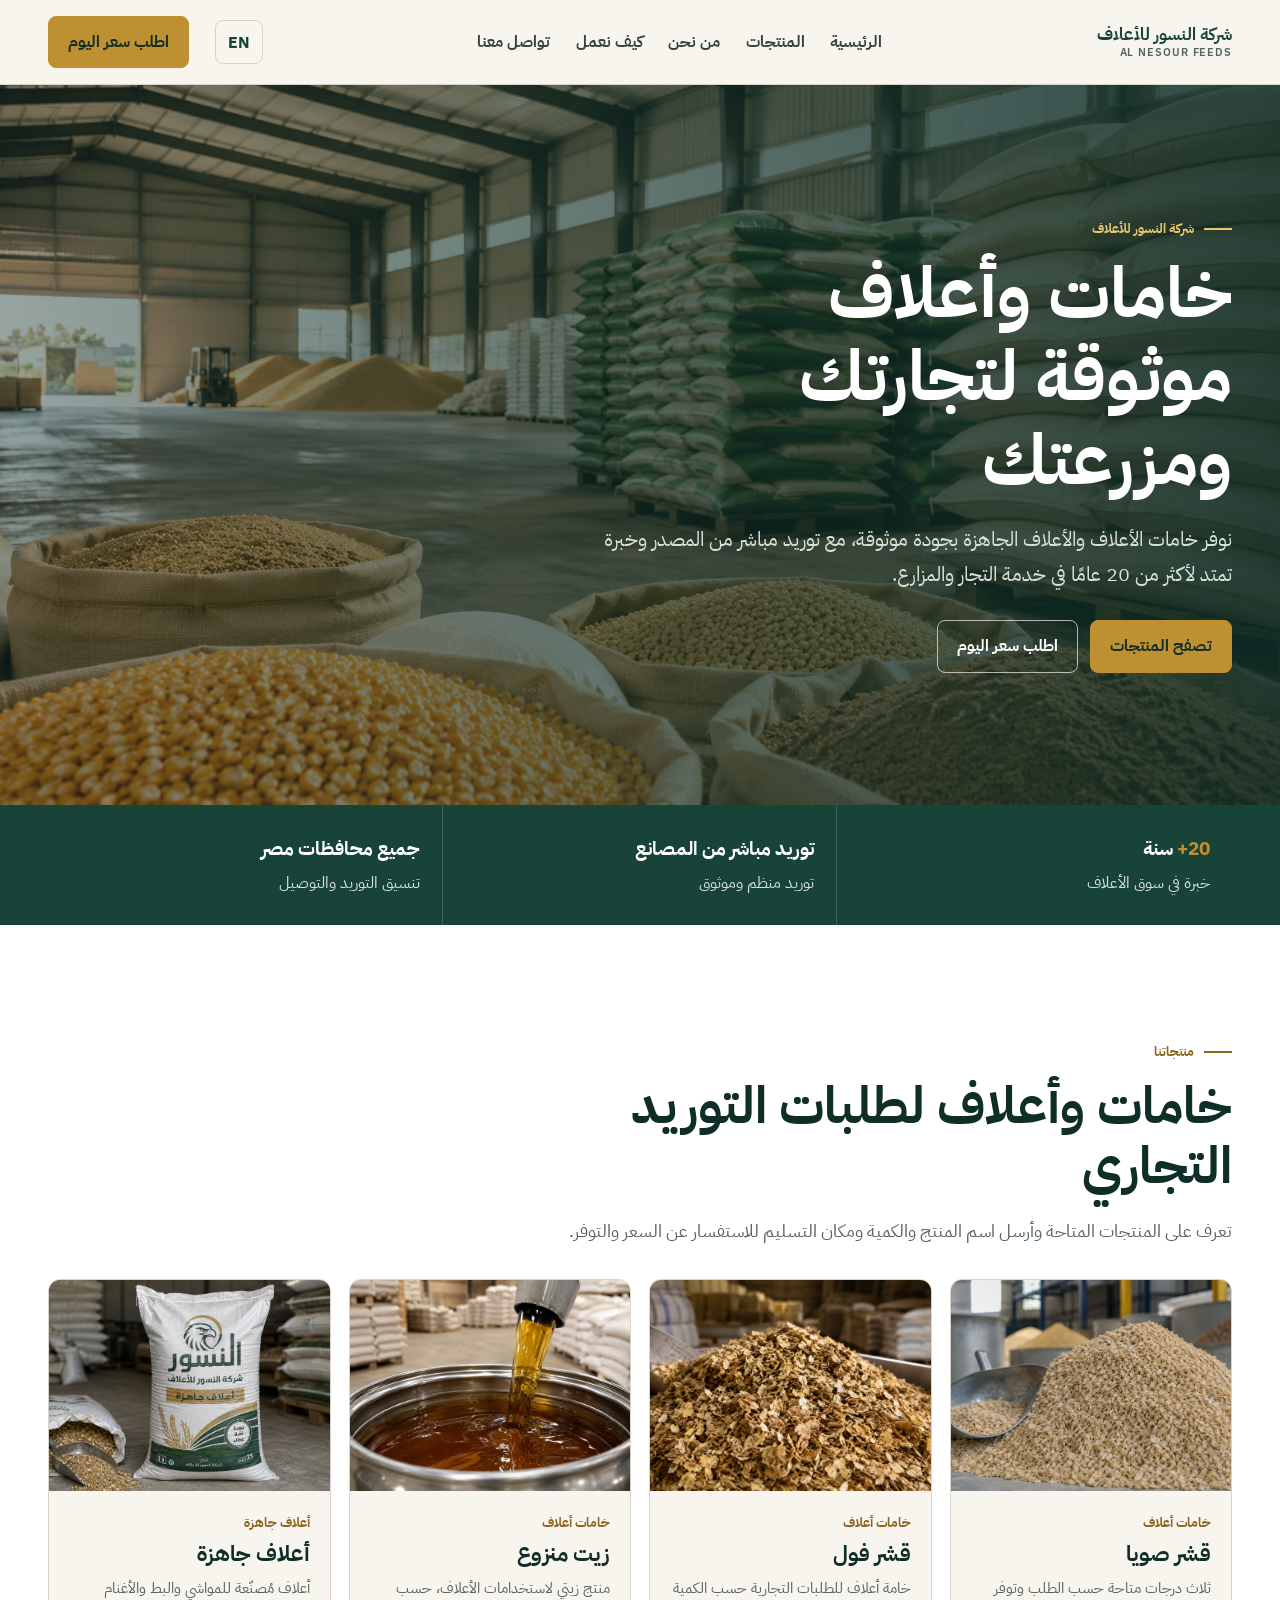
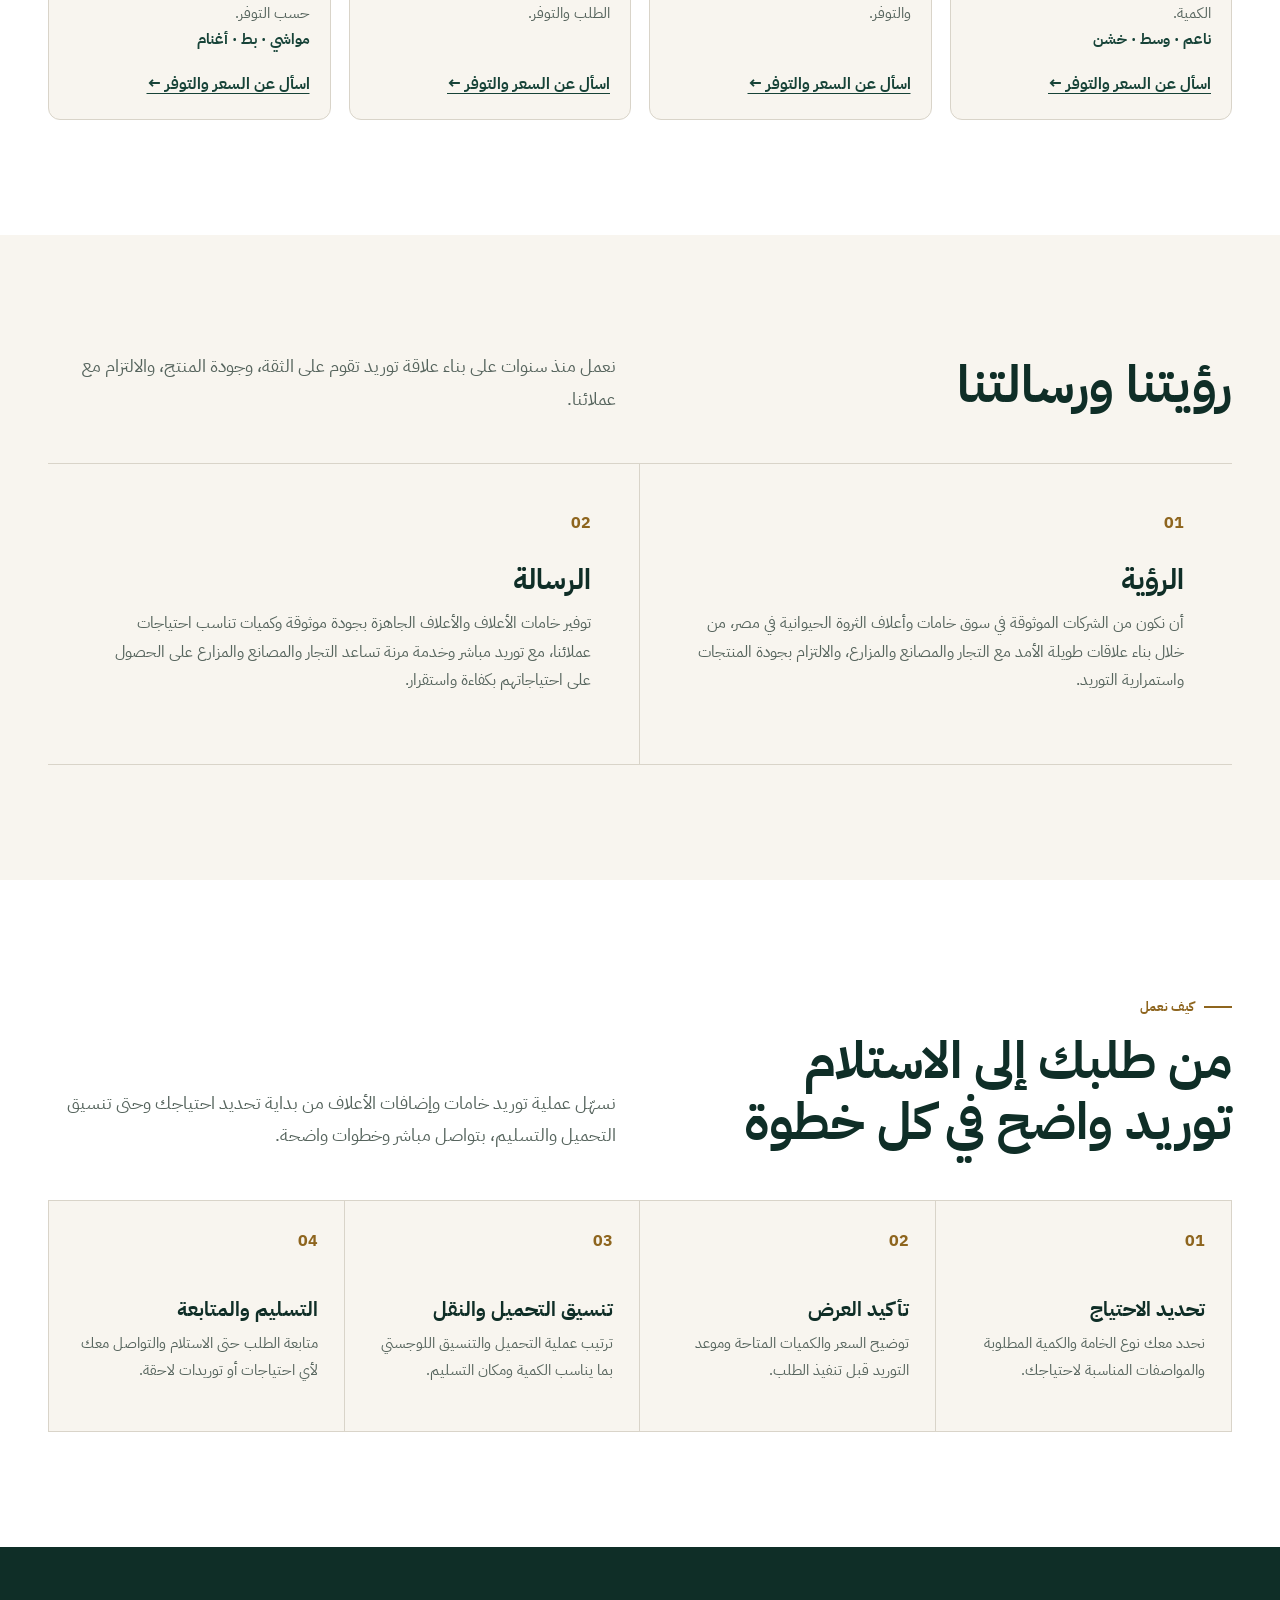
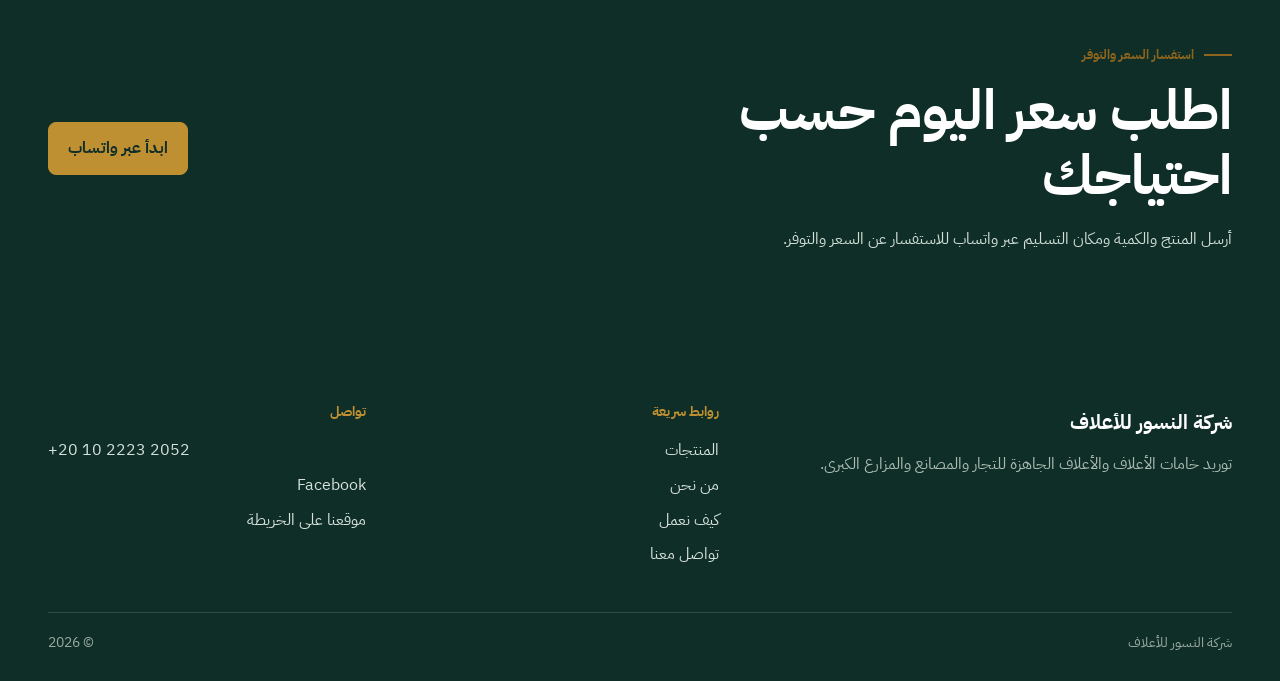
<file: index.html>
<!doctype html>
<html lang="ar" dir="rtl">
  <head>
    <meta charset="utf-8" />
    <meta name="viewport" content="width=device-width, initial-scale=1" />
    <title>شركة النسور للأعلاف | خامات أعلاف وأعلاف جاهزة</title>
    <meta name="description" content="توريد خامات الأعلاف والأعلاف الجاهزة للتجار ومصانع الأعلاف والمزارع الكبرى في مصر." />
    <link rel="preconnect" href="https://fonts.googleapis.com" /><link rel="preconnect" href="https://fonts.gstatic.com" crossorigin />
    <link href="https://fonts.googleapis.com/css2?family=IBM+Plex+Sans:wght@400;500;600;700&family=IBM+Plex+Sans+Arabic:wght@400;500;600;700&display=swap" rel="stylesheet" />
    <link rel="stylesheet" href="assets/css/styles.css" /><link rel="alternate" hreflang="en" href="en/index.html" />
  </head>
  <body>
    <a class="skip-link" href="#main">تجاوز إلى المحتوى</a>
    <header class="site-header"><div class="container header-row"><a class="wordmark" href="#home"><strong>شركة النسور للأعلاف</strong><small>AL NESOUR FEEDS</small></a><nav id="primary-navigation" class="main-nav" aria-label="التنقل الرئيسي"><a href="#home">الرئيسية</a><a href="#products">المنتجات</a><a href="#about">من نحن</a><a href="#process">كيف نعمل</a><a href="#contact">تواصل معنا</a></nav><div class="header-actions"><a class="lang-link" href="en/index.html">EN</a><a class="btn btn-primary" href="#contact">اطلب سعر اليوم</a><button class="menu-toggle" type="button" data-menu-toggle aria-expanded="false" aria-controls="mobile-navigation" aria-label="فتح قائمة التنقل"><span aria-hidden="true">☰</span></button></div></div><nav id="mobile-navigation" class="mobile-nav" data-mobile-nav aria-label="التنقل على الهاتف" aria-hidden="true"><div class="mobile-nav-inner"><a href="#home">الرئيسية</a><a href="#products">المنتجات</a><a href="#about">من نحن</a><a href="#process">كيف نعمل</a><a href="#contact">تواصل معنا</a><a class="lang-link" href="en/index.html">EN</a><a class="btn btn-primary" href="#contact">اطلب سعر اليوم</a></div></nav></header>
    <main id="main" tabindex="-1">
      <section id="home" class="home-hero" aria-labelledby="home-hero-title"><div class="home-hero-media" aria-hidden="true"><img src="assets/images/hero/Hero.png" width="1672" height="941" alt="" fetchpriority="high" /></div><div class="home-hero-overlay" aria-hidden="true"></div><div class="container home-hero-content"><div class="eyebrow">شركة النسور للأعلاف</div><h1 id="home-hero-title">خامات وأعلاف موثوقة لتجارتك ومزرعتك</h1><p>نوفر خامات الأعلاف والأعلاف الجاهزة بجودة موثوقة، مع توريد مباشر من المصدر وخبرة تمتد لأكثر من 20 عامًا في خدمة التجار والمزارع.</p><div class="button-row"><a class="btn btn-primary" href="#products">تصفح المنتجات</a><a class="btn btn-outline" href="#contact">اطلب سعر اليوم</a></div></div></section>
      <section class="home-proof" aria-label="مقومات التوريد من النسور"><div class="container home-proof-grid"><div class="home-proof-item"><strong class="home-proof-main"><span class="home-proof-accent" dir="ltr">+20</span> سنة</strong><span class="home-proof-support">خبرة في سوق الأعلاف</span></div><div class="home-proof-item"><strong class="home-proof-main">توريد مباشر من المصانع</strong><span class="home-proof-support">توريد منظم وموثوق</span></div><div class="home-proof-item"><strong class="home-proof-main">جميع محافظات مصر</strong><span class="home-proof-support">تنسيق التوريد والتوصيل</span></div></div></section>
      <section id="products" class="section home-products" aria-labelledby="home-products-title"><div class="container"><div class="section-intro"><div><div class="eyebrow">منتجاتنا</div><h2 id="home-products-title" class="section-title">خامات وأعلاف لطلبات التوريد التجاري</h2><p class="section-lead">تعرف على المنتجات المتاحة وأرسل اسم المنتج والكمية ومكان التسليم للاستفسار عن السعر والتوفر.</p></div></div><div class="home-products-grid">
        <article class="product-card"><div class="product-image"><img src="assets/images/products/soybean hulls.png" width="800" height="600" alt="قشر صويا" loading="lazy" /></div><div class="product-content"><span class="product-category">خامات أعلاف</span><h3>قشر صويا</h3><p>ثلاث درجات متاحة حسب الطلب وتوفر الكمية.</p><p class="product-variants">ناعم · وسط · خشن</p><a class="text-link" data-whatsapp-product="قشر صويا" href="https://wa.me/201022232052" target="_blank" rel="noopener">اسأل عن السعر والتوفر ←</a></div></article>
        <article class="product-card"><div class="product-image"><img src="assets/images/products/fava bean.png" width="800" height="600" alt="قشر فول" loading="lazy" /></div><div class="product-content"><span class="product-category">خامات أعلاف</span><h3>قشر فول</h3><p>خامة أعلاف للطلبات التجارية حسب الكمية والتوفر.</p><a class="text-link" data-whatsapp-product="قشر فول" href="https://wa.me/201022232052" target="_blank" rel="noopener">اسأل عن السعر والتوفر ←</a></div></article>
        <article class="product-card"><div class="product-image"><img src="assets/images/products/degummed-soybean-oil.png" width="800" height="600" alt="زيت منزوع" loading="lazy" /></div><div class="product-content"><span class="product-category">خامات أعلاف</span><h3>زيت منزوع</h3><p>منتج زيتي لاستخدامات الأعلاف، حسب الطلب والتوفر.</p><a class="text-link" data-whatsapp-product="زيت منزوع" href="https://wa.me/201022232052" target="_blank" rel="noopener">اسأل عن السعر والتوفر ←</a></div></article>
        <article class="product-card"><div class="product-image"><img src="assets/images/products/animal feed sack.png" width="800" height="600" alt="أعلاف جاهزة" loading="lazy" /></div><div class="product-content"><span class="product-category">أعلاف جاهزة</span><h3>أعلاف جاهزة</h3><p>أعلاف مُصنّعة للمواشي والبط والأغنام حسب التوفر.</p><p class="product-variants">مواشي · بط · أغنام</p><a class="text-link" data-whatsapp-product="أعلاف جاهزة" href="https://wa.me/201022232052" target="_blank" rel="noopener">اسأل عن السعر والتوفر ←</a></div></article>
      </div></div></section>
      <section id="about" class="section home-vision" aria-labelledby="home-vision-title"><div class="container"><div class="home-vision-intro"><h2 id="home-vision-title" class="section-title">رؤيتنا ورسالتنا</h2><p class="section-lead">نعمل منذ سنوات على بناء علاقة توريد تقوم على الثقة، وجودة المنتج، والالتزام مع عملائنا.</p></div><div class="home-vision-grid"><article><div class="home-vision-marker"><span>01</span></div><h3>الرؤية</h3><p>أن نكون من الشركات الموثوقة في سوق خامات وأعلاف الثروة الحيوانية في مصر، من خلال بناء علاقات طويلة الأمد مع التجار والمصانع والمزارع، والالتزام بجودة المنتجات واستمرارية التوريد.</p></article><article><div class="home-vision-marker"><span>02</span></div><h3>الرسالة</h3><p>توفير خامات الأعلاف والأعلاف الجاهزة بجودة موثوقة وكميات تناسب احتياجات عملائنا، مع توريد مباشر وخدمة مرنة تساعد التجار والمصانع والمزارع على الحصول على احتياجاتهم بكفاءة واستقرار.</p></article></div></div></section>
      <section id="process" class="section supply-process" aria-labelledby="supply-process-title"><div class="container"><div class="supply-process-intro"><div><div class="eyebrow">كيف نعمل</div><h2 id="supply-process-title" class="section-title">من طلبك إلى الاستلام<br />توريد واضح في كل خطوة</h2></div><p class="section-lead">نسهّل عملية توريد خامات وإضافات الأعلاف من بداية تحديد احتياجك وحتى تنسيق التحميل والتسليم، بتواصل مباشر وخطوات واضحة.</p></div><ol class="supply-process-list"><li class="supply-process-step"><span>01</span><h3>تحديد الاحتياج</h3><p>نحدد معك نوع الخامة والكمية المطلوبة والمواصفات المناسبة لاحتياجك.</p></li><li class="supply-process-step"><span>02</span><h3>تأكيد العرض</h3><p>توضيح السعر والكميات المتاحة وموعد التوريد قبل تنفيذ الطلب.</p></li><li class="supply-process-step"><span>03</span><h3>تنسيق التحميل والنقل</h3><p>ترتيب عملية التحميل والتنسيق اللوجستي بما يناسب الكمية ومكان التسليم.</p></li><li class="supply-process-step"><span>04</span><h3>التسليم والمتابعة</h3><p>متابعة الطلب حتى الاستلام والتواصل معك لأي احتياجات أو توريدات لاحقة.</p></li></ol></div></section>
      <section id="contact" class="home-cta" aria-labelledby="home-cta-title"><div class="container home-cta-layout"><div><div class="eyebrow">استفسار السعر والتوفر</div><h2 id="home-cta-title">اطلب سعر اليوم حسب احتياجك</h2><p>أرسل المنتج والكمية ومكان التسليم عبر واتساب للاستفسار عن السعر والتوفر.</p></div><a class="btn btn-primary" href="https://wa.me/201022232052" target="_blank" rel="noopener">ابدأ عبر واتساب</a></div></section>
    </main>
    <footer class="site-footer"><div class="container footer-grid"><div><div class="footer-brand">شركة النسور للأعلاف</div><p>توريد خامات الأعلاف والأعلاف الجاهزة للتجار والمصانع والمزارع الكبرى.</p></div><div><h2>روابط سريعة</h2><a href="#products">المنتجات</a><a href="#about">من نحن</a><a href="#process">كيف نعمل</a><a href="#contact">تواصل معنا</a></div><div><h2>تواصل</h2><a class="tel" href="https://wa.me/201022232052">+20 10 2223 2052</a><a href="https://www.facebook.com/AlNesourFeeds">Facebook</a><a href="https://maps.app.goo.gl/C7hu8ZJvP3u15MHq7">موقعنا على الخريطة</a></div></div><div class="container footer-bottom"><span>شركة النسور للأعلاف</span><span>© 2026</span></div></footer>
    <script src="assets/js/main.js" defer></script>
  </body>
</html>
</file>
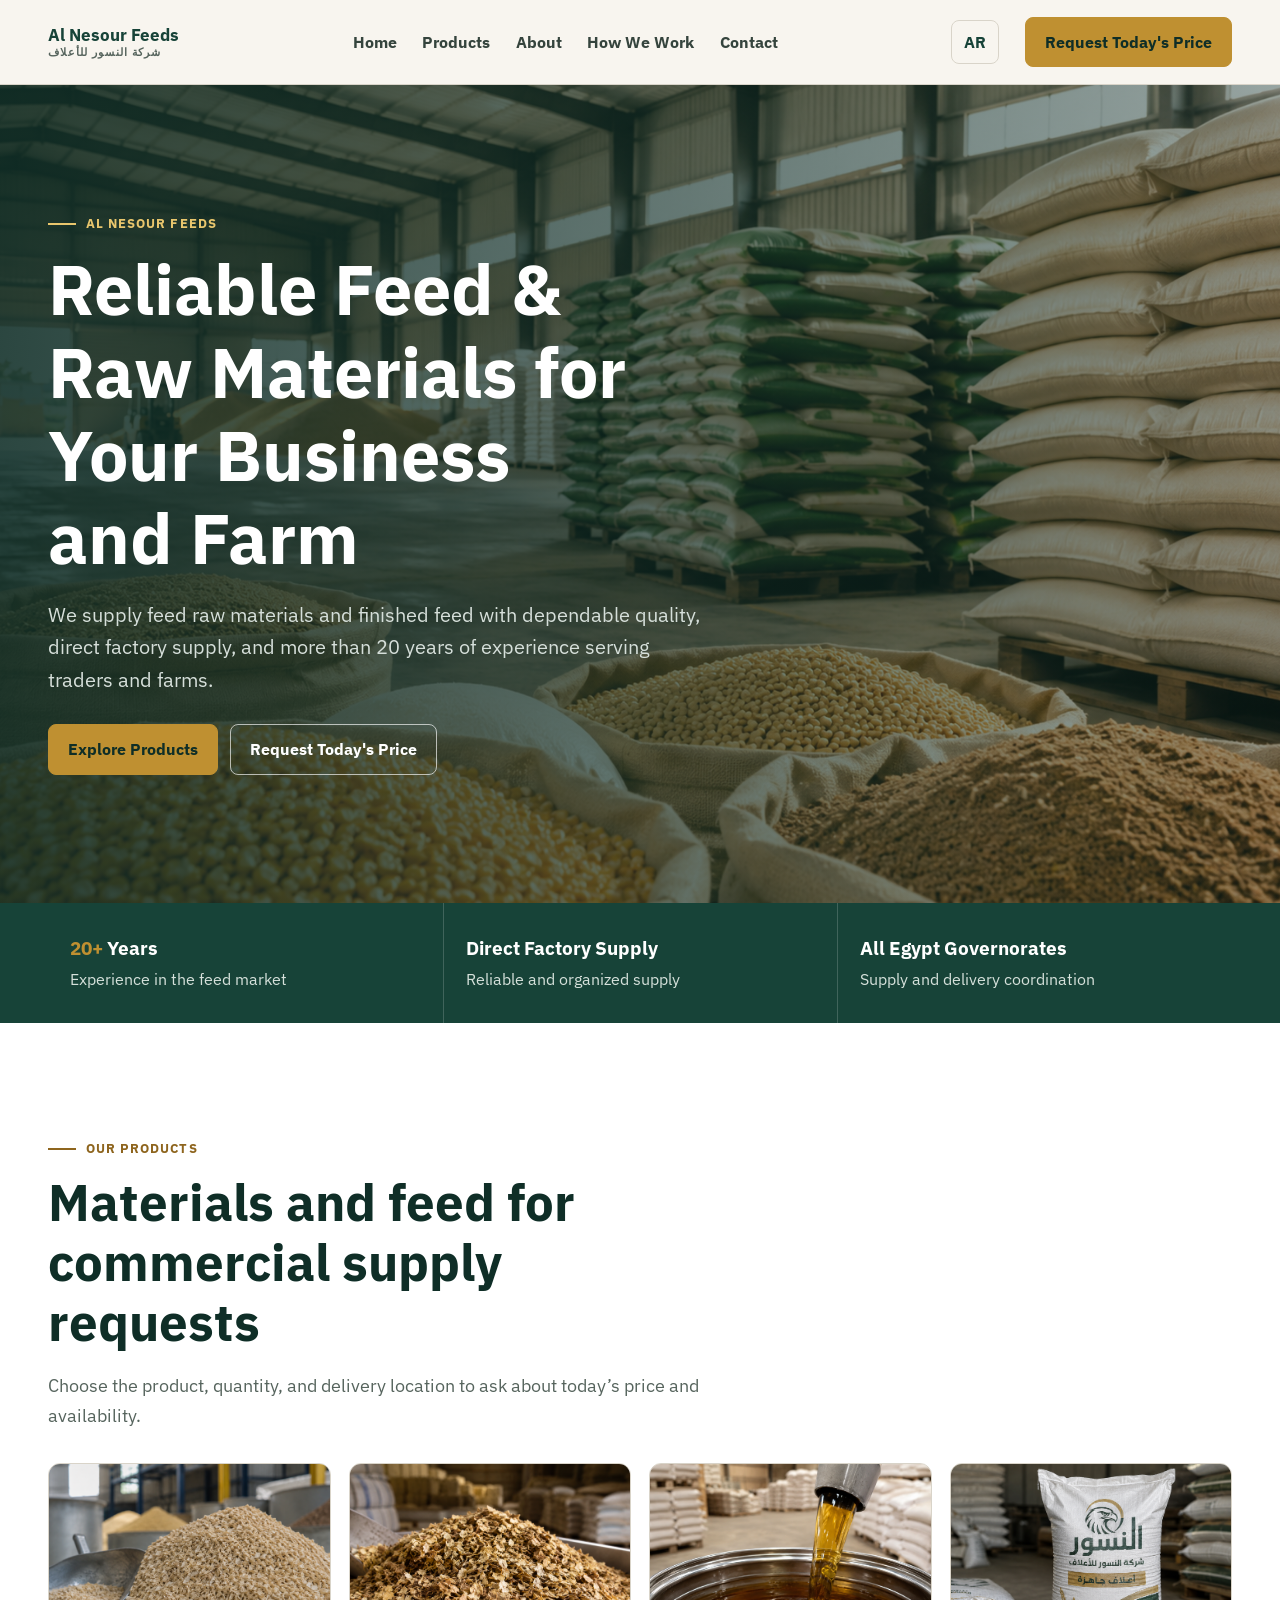
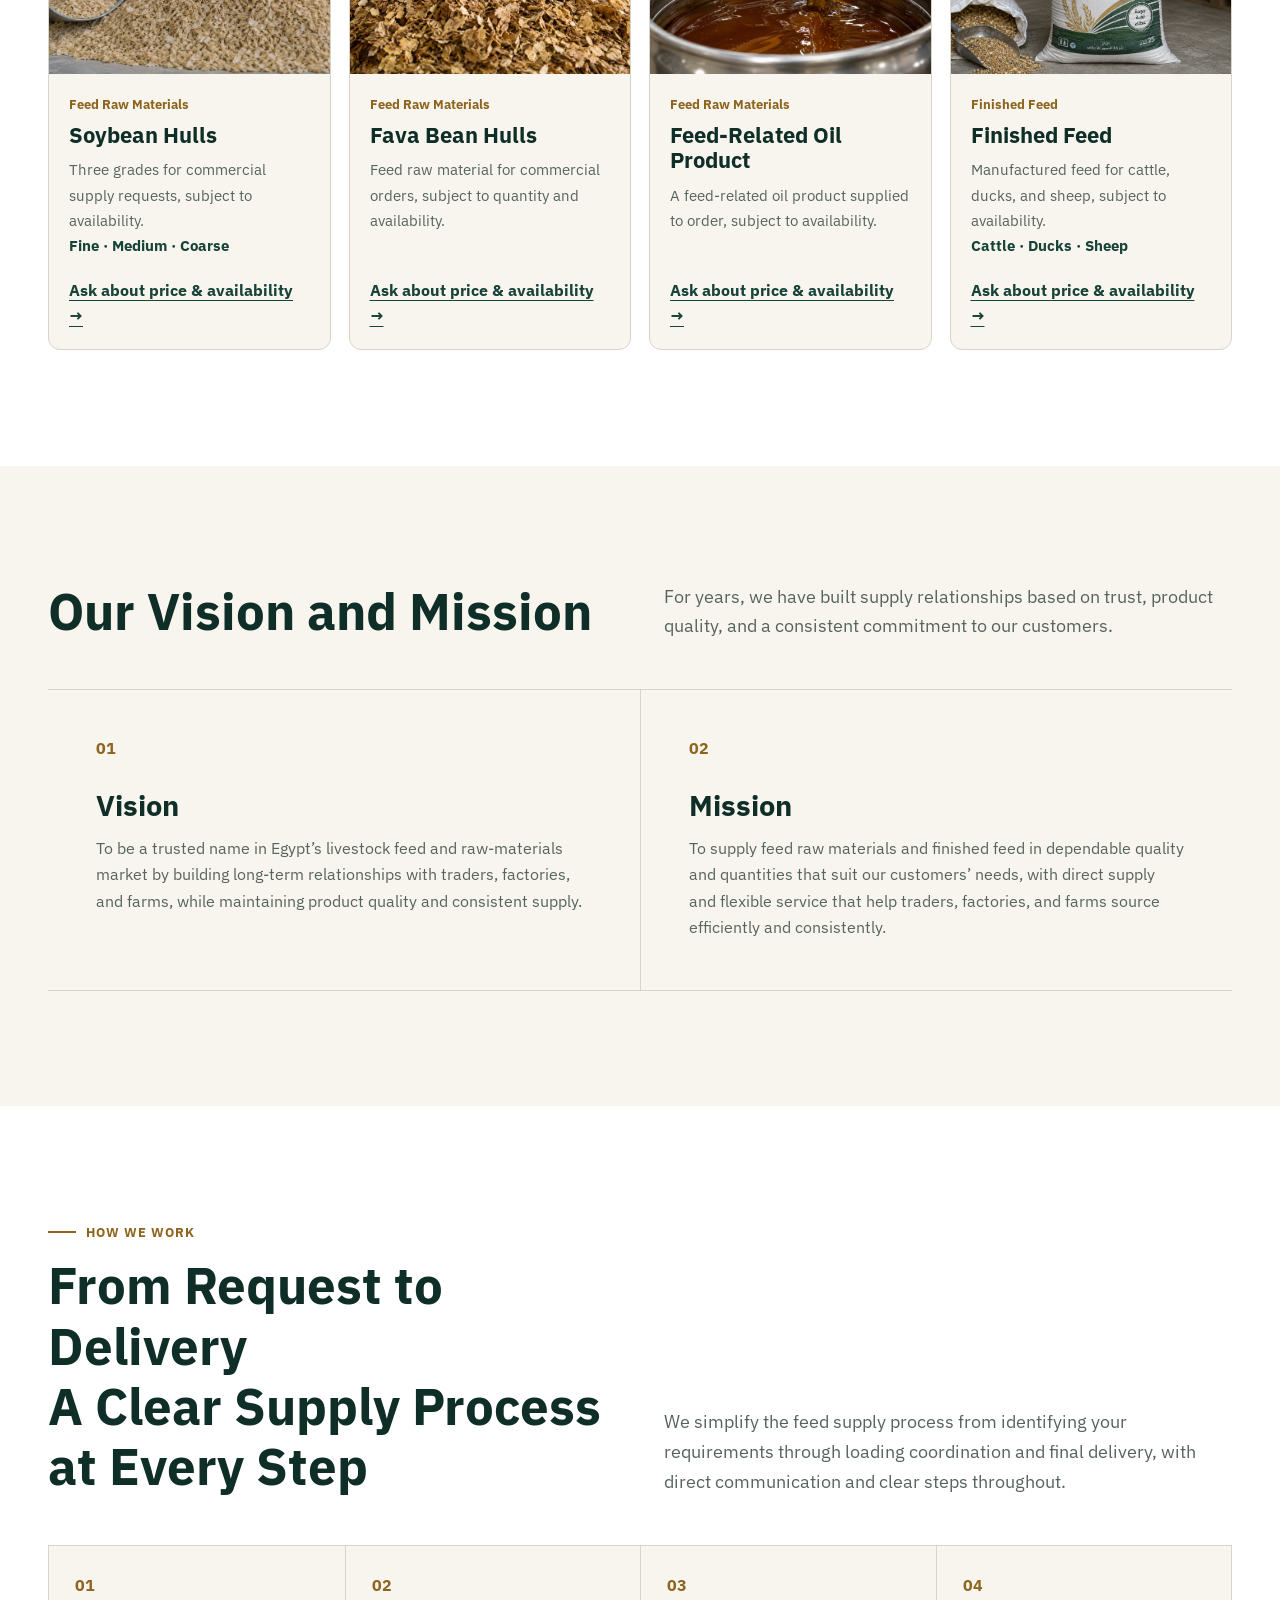
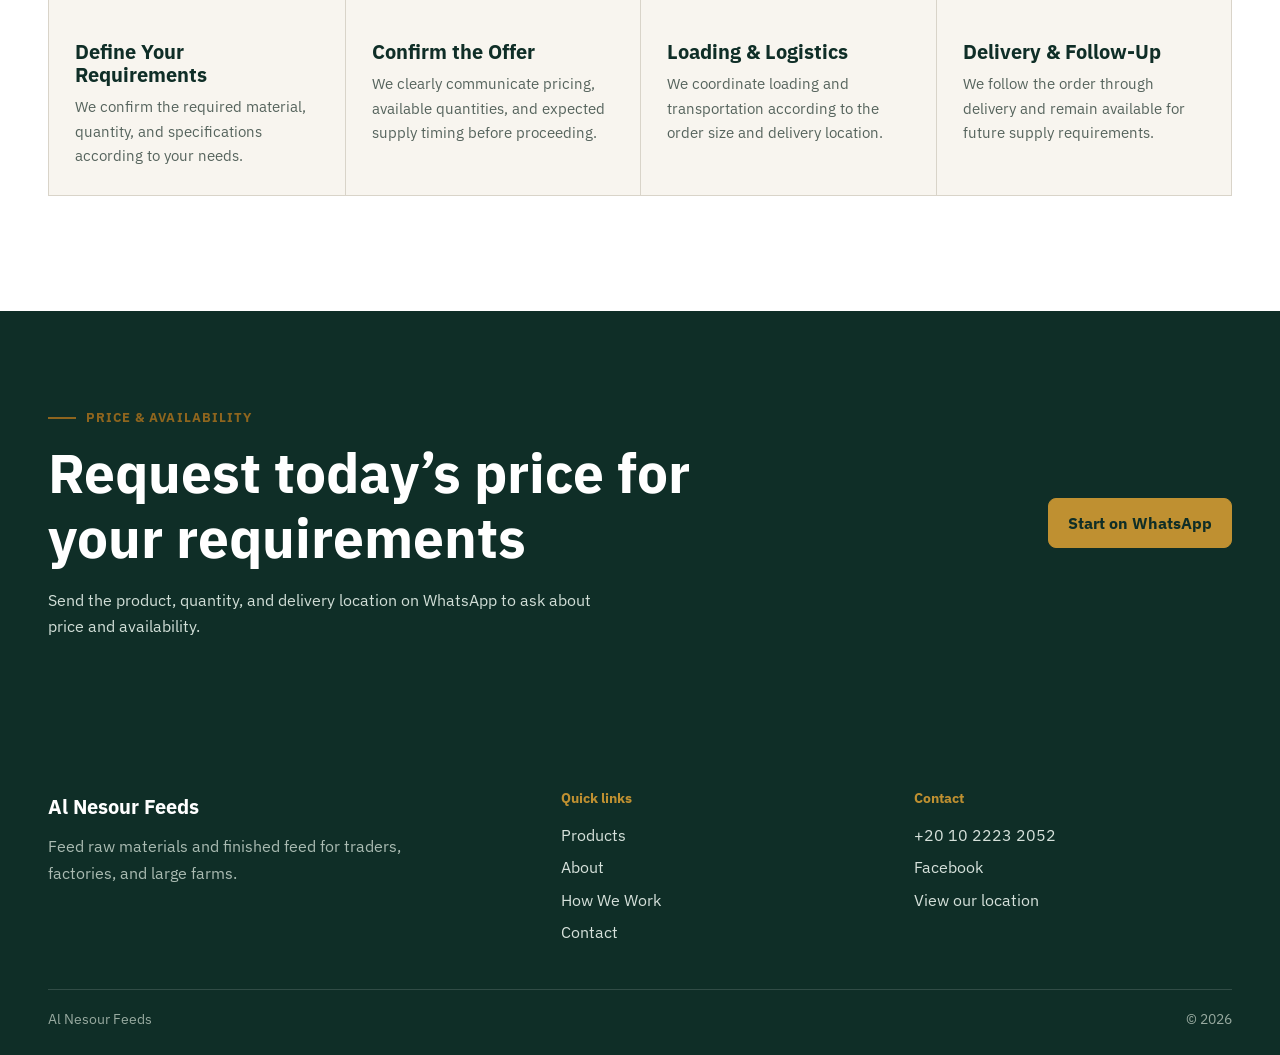
<file: en/index.html>
<!doctype html>
<html lang="en" dir="ltr">
  <head><meta charset="utf-8" /><meta name="viewport" content="width=device-width, initial-scale=1" /><title>Al Nesour Feeds | Feed Materials &amp; Finished Feed</title><meta name="description" content="Feed raw materials and finished feed for traders, feed factories, and large farms in Egypt." /><link rel="preconnect" href="https://fonts.googleapis.com" /><link rel="preconnect" href="https://fonts.gstatic.com" crossorigin /><link href="https://fonts.googleapis.com/css2?family=IBM+Plex+Sans:wght@400;500;600;700&family=IBM+Plex+Sans+Arabic:wght@400;500;600;700&display=swap" rel="stylesheet" /><link rel="stylesheet" href="../assets/css/styles.css" /><link rel="alternate" hreflang="ar" href="../index.html" /></head>
  <body>
    <a class="skip-link" href="#main">Skip to content</a>
    <header class="site-header"><div class="container header-row"><a class="wordmark" href="#home"><strong>Al Nesour Feeds</strong><small>شركة النسور للأعلاف</small></a><nav id="primary-navigation" class="main-nav" aria-label="Primary navigation"><a href="#home">Home</a><a href="#products">Products</a><a href="#about">About</a><a href="#process">How We Work</a><a href="#contact">Contact</a></nav><div class="header-actions"><a class="lang-link" href="../index.html">AR</a><a class="btn btn-primary" href="#contact">Request Today's Price</a><button class="menu-toggle" type="button" data-menu-toggle aria-expanded="false" aria-controls="mobile-navigation" aria-label="Open navigation menu"><span aria-hidden="true">☰</span></button></div></div><nav id="mobile-navigation" class="mobile-nav" data-mobile-nav aria-label="Mobile navigation" aria-hidden="true"><div class="mobile-nav-inner"><a href="#home">Home</a><a href="#products">Products</a><a href="#about">About</a><a href="#process">How We Work</a><a href="#contact">Contact</a><a class="lang-link" href="../index.html">AR</a><a class="btn btn-primary" href="#contact">Request Today's Price</a></div></nav></header>
    <main id="main" tabindex="-1">
      <section id="home" class="home-hero" aria-labelledby="home-hero-title"><div class="home-hero-media" aria-hidden="true"><img src="../assets/images/hero/Hero.png" width="1672" height="941" alt="" fetchpriority="high" /></div><div class="home-hero-overlay" aria-hidden="true"></div><div class="container home-hero-content"><div class="eyebrow">Al Nesour Feeds</div><h1 id="home-hero-title">Reliable Feed &amp; Raw Materials for Your Business and Farm</h1><p>We supply feed raw materials and finished feed with dependable quality, direct factory supply, and more than 20 years of experience serving traders and farms.</p><div class="button-row"><a class="btn btn-primary" href="#products">Explore Products</a><a class="btn btn-outline" href="#contact">Request Today's Price</a></div></div></section>
      <section class="home-proof" aria-label="Al Nesour supply credentials"><div class="container home-proof-grid"><div class="home-proof-item"><strong class="home-proof-main"><span class="home-proof-accent">20+</span> Years</strong><span class="home-proof-support">Experience in the feed market</span></div><div class="home-proof-item"><strong class="home-proof-main">Direct Factory Supply</strong><span class="home-proof-support">Reliable and organized supply</span></div><div class="home-proof-item"><strong class="home-proof-main">All Egypt Governorates</strong><span class="home-proof-support">Supply and delivery coordination</span></div></div></section>
      <section id="products" class="section home-products" aria-labelledby="home-products-title"><div class="container"><div class="section-intro"><div><div class="eyebrow">Our products</div><h2 id="home-products-title" class="section-title">Materials and feed for commercial supply requests</h2><p class="section-lead">Choose the product, quantity, and delivery location to ask about today’s price and availability.</p></div></div><div class="home-products-grid">
        <article class="product-card"><div class="product-image"><img src="../assets/images/products/soybean hulls.png" width="800" height="600" alt="Soybean hulls" loading="lazy" /></div><div class="product-content"><span class="product-category">Feed Raw Materials</span><h3>Soybean Hulls</h3><p>Three grades for commercial supply requests, subject to availability.</p><p class="product-variants">Fine · Medium · Coarse</p><a class="text-link" data-whatsapp-product="Soybean Hulls" href="https://wa.me/201022232052" target="_blank" rel="noopener">Ask about price &amp; availability →</a></div></article>
        <article class="product-card"><div class="product-image"><img src="../assets/images/products/fava bean.png" width="800" height="600" alt="Fava bean hulls" loading="lazy" /></div><div class="product-content"><span class="product-category">Feed Raw Materials</span><h3>Fava Bean Hulls</h3><p>Feed raw material for commercial orders, subject to quantity and availability.</p><a class="text-link" data-whatsapp-product="Fava Bean Hulls" href="https://wa.me/201022232052" target="_blank" rel="noopener">Ask about price &amp; availability →</a></div></article>
        <article class="product-card"><div class="product-image"><img src="../assets/images/products/degummed-soybean-oil.png" width="800" height="600" alt="Feed-related oil product" loading="lazy" /></div><div class="product-content"><span class="product-category">Feed Raw Materials</span><h3>Feed-Related Oil Product</h3><p>A feed-related oil product supplied to order, subject to availability.</p><a class="text-link" data-whatsapp-product="Feed-Related Oil Product" href="https://wa.me/201022232052" target="_blank" rel="noopener">Ask about price &amp; availability →</a></div></article>
        <article class="product-card"><div class="product-image"><img src="../assets/images/products/animal feed sack.png" width="800" height="600" alt="Finished feed" loading="lazy" /></div><div class="product-content"><span class="product-category">Finished Feed</span><h3>Finished Feed</h3><p>Manufactured feed for cattle, ducks, and sheep, subject to availability.</p><p class="product-variants">Cattle · Ducks · Sheep</p><a class="text-link" data-whatsapp-product="Finished Feed" href="https://wa.me/201022232052" target="_blank" rel="noopener">Ask about price &amp; availability →</a></div></article>
      </div></div></section>
      <section id="about" class="section home-vision" aria-labelledby="home-vision-title"><div class="container"><div class="home-vision-intro"><h2 id="home-vision-title" class="section-title">Our Vision and Mission</h2><p class="section-lead">For years, we have built supply relationships based on trust, product quality, and a consistent commitment to our customers.</p></div><div class="home-vision-grid"><article><div class="home-vision-marker"><span>01</span></div><h3>Vision</h3><p>To be a trusted name in Egypt’s livestock feed and raw-materials market by building long-term relationships with traders, factories, and farms, while maintaining product quality and consistent supply.</p></article><article><div class="home-vision-marker"><span>02</span></div><h3>Mission</h3><p>To supply feed raw materials and finished feed in dependable quality and quantities that suit our customers’ needs, with direct supply and flexible service that help traders, factories, and farms source efficiently and consistently.</p></article></div></div></section>
      <section id="process" class="section supply-process" aria-labelledby="supply-process-title"><div class="container"><div class="supply-process-intro"><div><div class="eyebrow">How We Work</div><h2 id="supply-process-title" class="section-title">From Request to Delivery<br />A Clear Supply Process at Every Step</h2></div><p class="section-lead">We simplify the feed supply process from identifying your requirements through loading coordination and final delivery, with direct communication and clear steps throughout.</p></div><ol class="supply-process-list"><li class="supply-process-step"><span>01</span><h3>Define Your Requirements</h3><p>We confirm the required material, quantity, and specifications according to your needs.</p></li><li class="supply-process-step"><span>02</span><h3>Confirm the Offer</h3><p>We clearly communicate pricing, available quantities, and expected supply timing before proceeding.</p></li><li class="supply-process-step"><span>03</span><h3>Loading &amp; Logistics</h3><p>We coordinate loading and transportation according to the order size and delivery location.</p></li><li class="supply-process-step"><span>04</span><h3>Delivery &amp; Follow-Up</h3><p>We follow the order through delivery and remain available for future supply requirements.</p></li></ol></div></section>
      <section id="contact" class="home-cta" aria-labelledby="home-cta-title"><div class="container home-cta-layout"><div><div class="eyebrow">Price &amp; availability</div><h2 id="home-cta-title">Request today’s price for your requirements</h2><p>Send the product, quantity, and delivery location on WhatsApp to ask about price and availability.</p></div><a class="btn btn-primary" href="https://wa.me/201022232052" target="_blank" rel="noopener">Start on WhatsApp</a></div></section>
    </main>
    <footer class="site-footer"><div class="container footer-grid"><div><div class="footer-brand">Al Nesour Feeds</div><p>Feed raw materials and finished feed for traders, factories, and large farms.</p></div><div><h2>Quick links</h2><a href="#products">Products</a><a href="#about">About</a><a href="#process">How We Work</a><a href="#contact">Contact</a></div><div><h2>Contact</h2><a class="tel" href="https://wa.me/201022232052">+20 10 2223 2052</a><a href="https://www.facebook.com/AlNesourFeeds">Facebook</a><a href="https://maps.app.goo.gl/C7hu8ZJvP3u15MHq7">View our location</a></div></div><div class="container footer-bottom"><span>Al Nesour Feeds</span><span>© 2026</span></div></footer>
    <script src="../assets/js/main.js" defer></script>
  </body>
</html>
</file>
<file: assets/css/styles.css>
@import url('./tokens.css');
*{box-sizing:border-box}html{scroll-behavior:smooth}body{margin:0;overflow-x:clip;color:var(--ink-950);background:var(--sand-50);font:16px/1.8 var(--font-ar)}html[lang='en'] body{font-family:var(--font-en);line-height:1.65}img{display:block;max-inline-size:100%}a{color:inherit}h1,h2,h3,p{margin:0}h1,h2,h3{color:var(--forest-950);line-height:1.18}p{color:var(--ink-600)}.container{inline-size:min(var(--container),calc(100% - var(--gutter)*2));margin-inline:auto}.skip-link{position:fixed;z-index:100;inset:10px auto auto 10px;padding:10px 14px;border:2px solid var(--forest-800);background:var(--white);transform:translateY(-150%)}.skip-link:focus{transform:none}:focus-visible{outline:3px solid rgb(191 144 49 / 70%);outline-offset:3px}.section{padding-block:clamp(64px,9vw,124px)}.eyebrow{display:flex;align-items:center;gap:10px;margin-block-end:12px;color:var(--brass-700);font-size:.82rem;font-weight:700}.eyebrow::before{inline-size:28px;block-size:2px;background:currentColor;content:''}html[lang='en'] .eyebrow{letter-spacing:.08em;text-transform:uppercase}.section-title{max-inline-size:20ch;font-size:clamp(2rem,4vw,3.7rem)}.section-lead{max-inline-size:62ch;margin-block-start:18px;font-size:clamp(1rem,1.5vw,1.13rem)}.btn{display:inline-flex;align-items:center;justify-content:center;min-block-size:50px;padding:11px 19px;border:1px solid transparent;border-radius:var(--radius-sm);font-weight:700;text-decoration:none;transition:transform var(--ease),color var(--ease),background-color var(--ease)}.btn:hover{transform:translateY(-2px)}.btn-primary{color:var(--forest-950);background:var(--brass-500);border-color:var(--brass-500)}.btn-primary:hover{color:var(--white);background:var(--brass-700);border-color:var(--brass-700)}.btn-outline{color:var(--forest-800);border-color:var(--forest-800)}.button-row{display:flex;flex-wrap:wrap;gap:12px;margin-block-start:28px}.text-link{color:var(--forest-800);font-weight:700;text-underline-offset:4px}.text-link:hover{color:var(--brass-700)}
.site-header{position:sticky;z-index:30;inset-block-start:0;border-block-end:1px solid var(--line-200);background:rgb(248 245 239 / 96%)}.site-header.is-scrolled{box-shadow:var(--shadow-subtle)}.header-row{display:flex;align-items:center;justify-content:space-between;min-block-size:84px;gap:20px}.wordmark{display:flex;flex-direction:column;color:var(--forest-800);line-height:1.25;text-decoration:none}.wordmark strong{font-size:1.07rem}.wordmark small{color:var(--ink-600);font:600 .7rem/1.3 var(--font-en);letter-spacing:.08em}.main-nav,.header-actions{display:flex;align-items:center;gap:clamp(10px,2vw,30px)}.main-nav a{color:#35443d;font-weight:700;text-decoration:none}.main-nav a:hover{color:var(--brass-700)}.lang-link{display:inline-flex;align-items:center;min-block-size:44px;padding-inline:12px;border:1px solid var(--line-200);border-radius:var(--radius-sm);color:var(--forest-800);font-family:var(--font-en);font-weight:700;text-decoration:none}.menu-toggle{display:none;inline-size:46px;block-size:46px;padding:0;border:1px solid var(--line-200);border-radius:var(--radius-sm);background:var(--white);color:var(--forest-800);font:inherit;cursor:pointer}.mobile-nav{display:none}
.home-hero{position:relative;display:grid;align-items:center;min-block-size:min(720px,calc(100svh - 84px));overflow:hidden;color:var(--white);background:var(--forest-950)}.home-hero-media,.home-hero-overlay{position:absolute;inset:0}.home-hero-media img{inline-size:100%;block-size:100%;object-fit:cover}.home-hero-overlay{background:linear-gradient(90deg,rgb(15 46 39 / 88%) 0%,rgb(15 46 39 / 42%) 100%)}html[dir='rtl'] .home-hero-overlay{background:linear-gradient(270deg,rgb(15 46 39 / 88%) 0%,rgb(15 46 39 / 42%) 100%)}.home-hero-content{position:relative;z-index:1;padding-block:clamp(72px,10vw,130px)}.home-hero .eyebrow{color:#e9c66d}.home-hero h1{max-inline-size:14ch;color:var(--white);font-size:clamp(2.8rem,5.5vw,5.6rem)}.home-hero p{max-inline-size:55ch;margin-block-start:20px;color:#d6dfda;font-size:clamp(1.03rem,1.6vw,1.23rem)}.home-hero .btn-outline{color:var(--white);border-color:rgb(255 255 255 / 65%)}.home-proof{color:var(--white);background:var(--forest-800)}.home-proof-grid{display:grid;grid-template-columns:repeat(3,1fr)}.home-proof-item{display:grid;gap:2px;min-block-size:120px;align-content:center;padding:22px;border-inline-start:1px solid rgb(255 255 255 / 18%)}.home-proof-item:first-child{border:0}.home-proof-main{font-size:1.18rem}.home-proof-accent{color:var(--brass-500);font-family:var(--font-en)}.home-proof-support{color:#d6e1db}
.home-products{background:var(--white)}.section-intro{margin-block-end:32px}.home-products-grid{display:grid;grid-template-columns:repeat(4,minmax(0,1fr));gap:18px}.product-card{display:flex;flex-direction:column;overflow:hidden;border:1px solid var(--line-200);border-radius:var(--radius-md);background:var(--sand-50);transition:border-color var(--ease),box-shadow var(--ease)}.product-card:hover{border-color:var(--brass-500);box-shadow:0 12px 32px rgb(16 44 37 / 8%)}.product-image{aspect-ratio:4/3;overflow:hidden;background:var(--sand-100)}.product-image img{inline-size:100%;block-size:100%;object-fit:cover;transition:transform 500ms ease}.product-card:hover .product-image img{transform:scale(1.04)}.product-content{display:flex;flex:1;flex-direction:column;padding:20px}.product-category{color:var(--brass-700);font-size:.8rem;font-weight:700}.product-card h3{margin-block:8px 9px;font-size:1.35rem}.product-card p{font-size:.93rem;line-height:1.7}.product-variants{color:var(--forest-800)!important;font-weight:700}.product-card .text-link{margin-block-start:auto;padding-block-start:18px}
.home-vision{background:var(--sand-50)}.home-vision-intro,.supply-process-intro{display:grid;grid-template-columns:1fr 1fr;gap:48px;align-items:end;margin-block-end:48px}.home-vision-intro .section-lead,.supply-process-intro .section-lead{margin:0}.home-vision-grid{display:grid;grid-template-columns:repeat(2,1fr);border-block:1px solid var(--line-200)}.home-vision-grid article{min-block-size:300px;padding:clamp(26px,4vw,48px)}.home-vision-grid article+article{border-inline-start:1px solid var(--line-200)}.home-vision-marker,.supply-process-step>span{color:var(--brass-700);font:800 1rem var(--font-en)}.home-vision-grid h3{margin-block:30px 12px;font-size:clamp(1.5rem,2.3vw,2rem)}.supply-process{background:var(--white)}.supply-process-list{display:grid;grid-template-columns:repeat(4,1fr);margin:0;padding:0;list-style:none;border:1px solid var(--line-200)}.supply-process-step{min-block-size:230px;padding:26px;background:var(--sand-50);border-inline-start:1px solid var(--line-200)}.supply-process-step:first-child{border:0}.supply-process-step h3{margin-block:42px 9px;font-size:1.22rem}.supply-process-step p{font-size:.93rem}.home-cta{color:var(--white);background:var(--forest-950)}.home-cta-layout{display:flex;align-items:center;justify-content:space-between;gap:30px;padding-block:clamp(56px,8vw,96px)}.home-cta h2{max-inline-size:20ch;color:var(--white);font-size:clamp(2.2rem,4.3vw,4.1rem)}.home-cta p{max-inline-size:57ch;margin-block-start:16px;color:#d1ded7}.site-footer{padding-block:55px 25px;color:#d6e1db;background:var(--forest-950)}.footer-grid{display:grid;grid-template-columns:1.5fr 1fr 1fr;gap:36px}.footer-brand{color:var(--white);font-size:1.25rem;font-weight:700}.footer-grid p{max-inline-size:42ch;margin-block-start:10px;color:#aabbb2}.footer-grid h2{margin-block-end:12px;color:var(--brass-500);font-size:.88rem}.footer-grid a{display:block;padding-block:3px;color:#d6e1db;text-decoration:none}.footer-grid a:hover{color:var(--brass-500)}.footer-bottom{display:flex;justify-content:space-between;gap:20px;margin-block-start:40px;padding-block-start:18px;border-block-start:1px solid rgb(255 255 255 / 14%);color:#98aaa0;font-size:.85rem}.tel{direction:ltr;unicode-bidi:embed}
@media(max-width:900px){.main-nav,.header-actions .btn{display:none}.menu-toggle{display:block}.mobile-nav{display:grid;max-block-size:0;overflow:hidden;visibility:hidden;background:var(--white);transition:max-block-size 300ms ease}.mobile-nav.is-open{max-block-size:420px;visibility:visible;border-block-end:1px solid var(--line-200)}.mobile-nav-inner{display:grid;gap:2px;padding:14px var(--gutter) 18px}.mobile-nav a{display:flex;align-items:center;min-block-size:48px;color:var(--forest-800);font-weight:700;text-decoration:none}.mobile-nav .btn{margin-block-start:6px}.home-products-grid{grid-template-columns:repeat(2,1fr)}.home-vision-intro,.supply-process-intro{grid-template-columns:1fr;gap:16px}.supply-process-list{grid-template-columns:repeat(2,1fr)}.supply-process-step:nth-child(3){border-inline-start:0;border-block-start:1px solid var(--line-200)}.supply-process-step:nth-child(4){border-block-start:1px solid var(--line-200)}.footer-grid{grid-template-columns:1fr 1fr}.footer-grid>:first-child{grid-column:1/-1}}@media(max-width:560px){.header-row{min-block-size:72px}.wordmark strong{font-size:.98rem}.home-hero{min-block-size:auto}.home-hero-content{padding-block:82px 64px}.home-hero h1{font-size:clamp(2.55rem,12vw,3.45rem)}.home-products-grid,.home-vision-grid,.supply-process-list,.footer-grid,.home-proof-grid{grid-template-columns:1fr}.home-proof-item,.home-proof-item:first-child{min-block-size:auto;border-inline-start:0;border-block-start:1px solid rgb(255 255 255 / 18%)}.home-proof-item:first-child,.home-vision-grid article:first-child,.supply-process-step:first-child{border-block-start:0}.home-vision-grid article+article,.supply-process-step,.supply-process-step:nth-child(3),.supply-process-step:nth-child(4){border-inline-start:0;border-block-start:1px solid var(--line-200)}.home-cta-layout,.footer-bottom{align-items:start;flex-direction:column}.home-cta .btn{inline-size:100%}.footer-grid>:first-child{grid-column:auto}}@media(prefers-reduced-motion:reduce){*,*::before,*::after{scroll-behavior:auto!important;transition-duration:.01ms!important;animation-duration:.01ms!important}}
</file>
